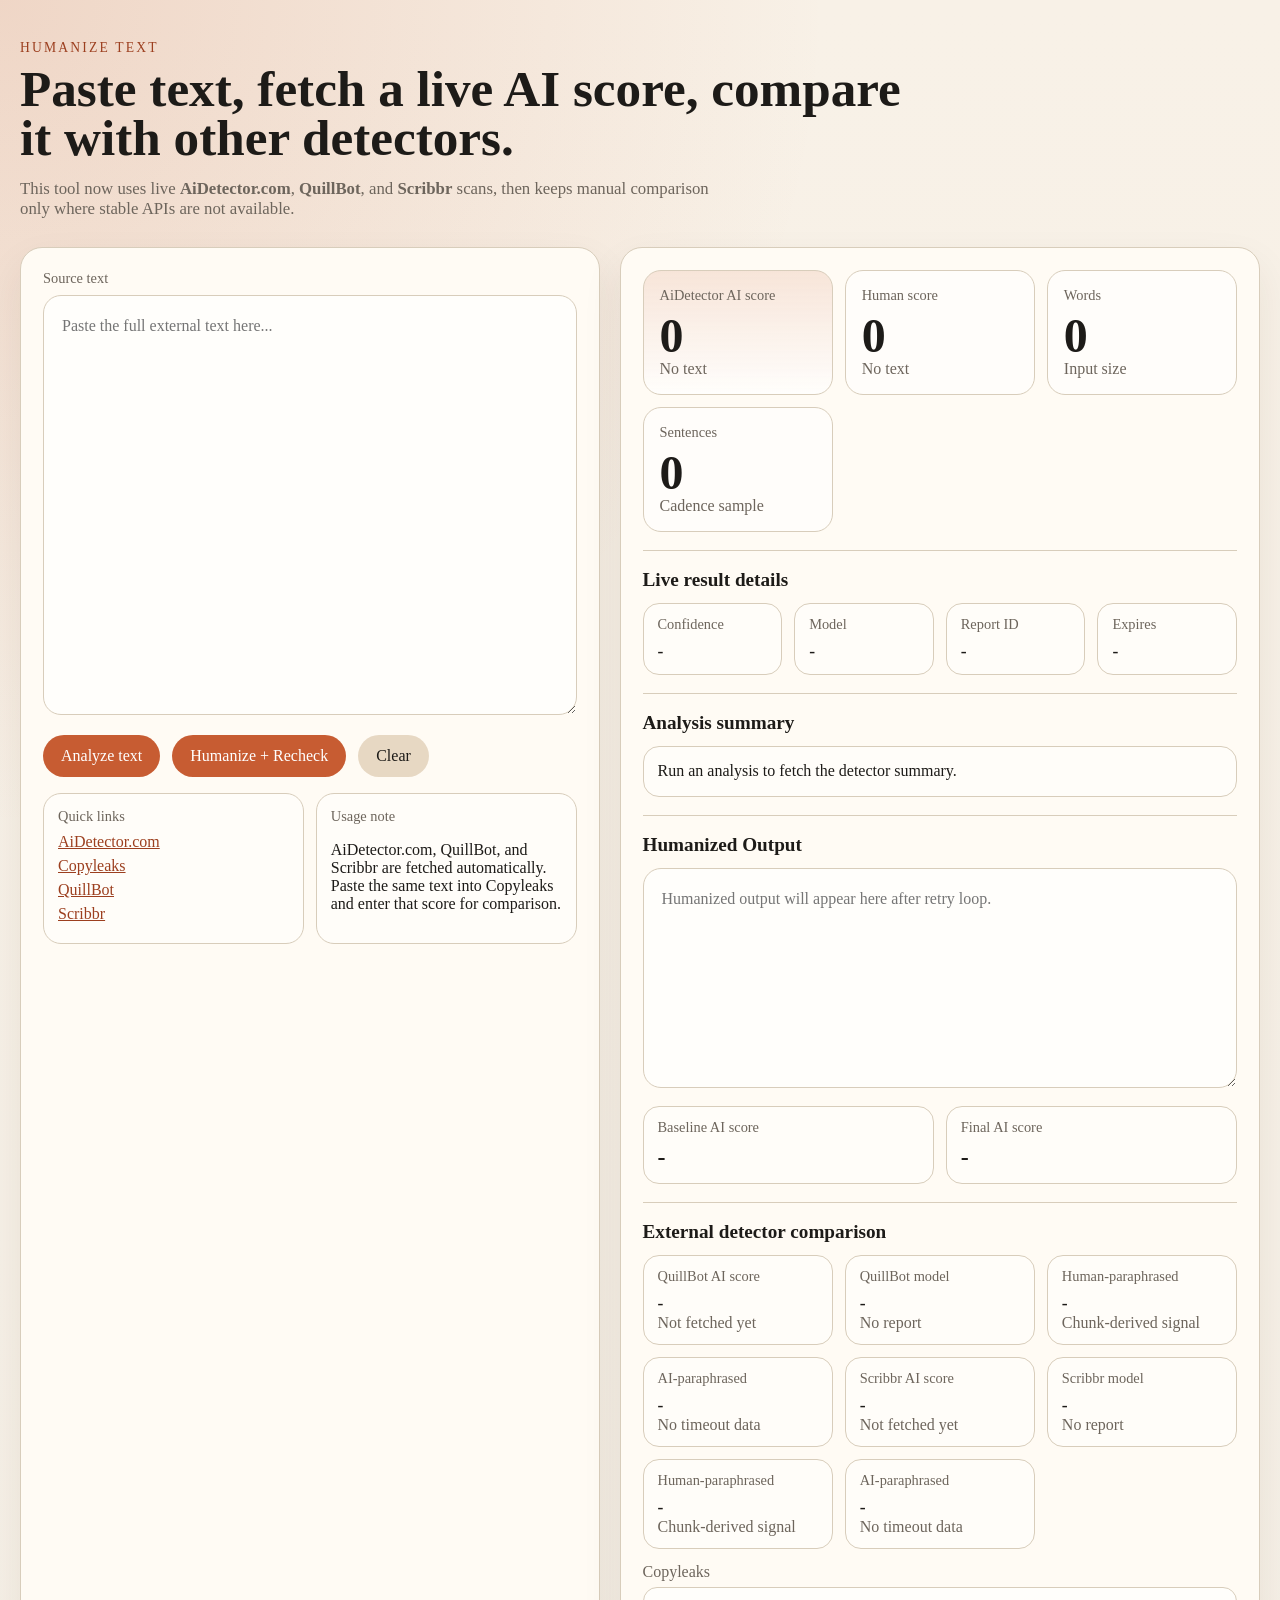
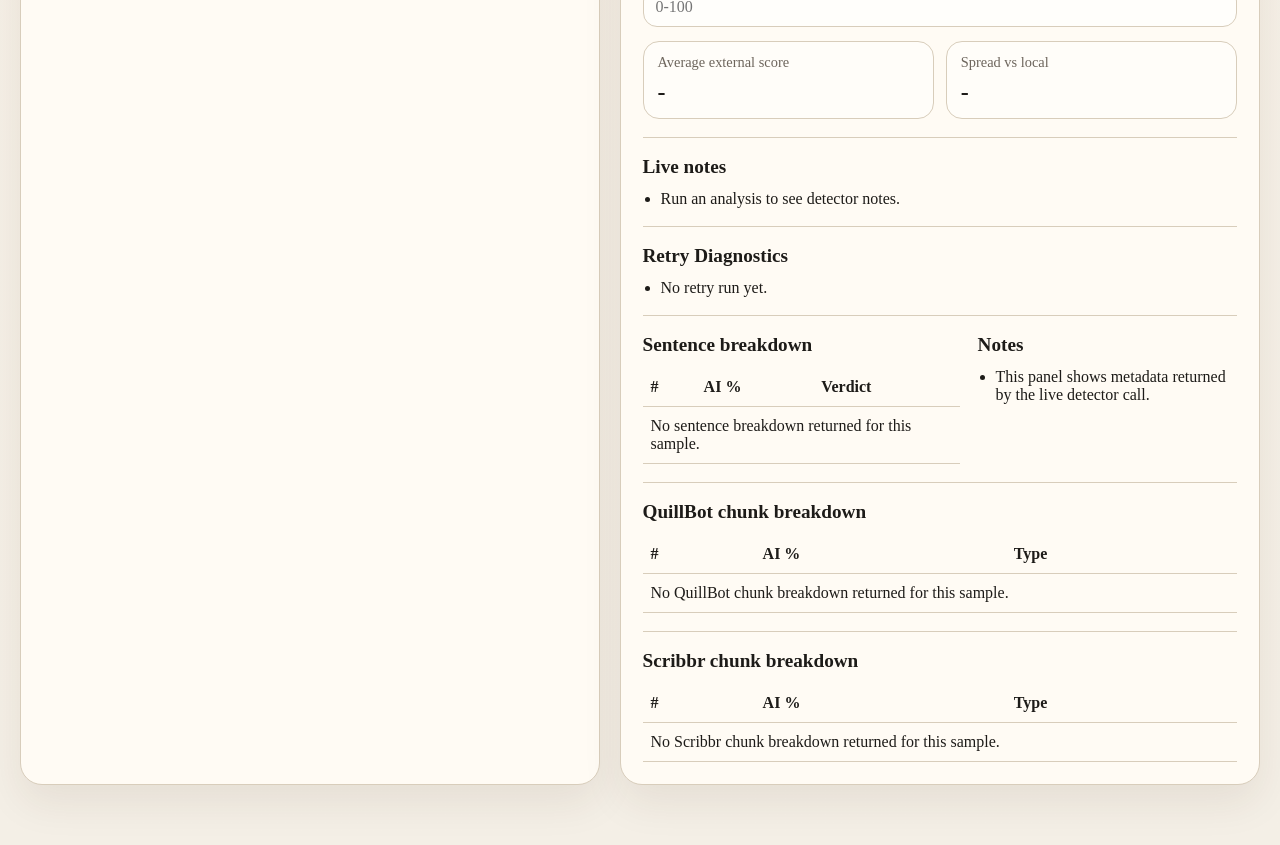
<file: productivity/humanize-text/ui/index.html>
<!doctype html>
<html lang="en">
  <head>
    <meta charset="utf-8" />
    <meta name="viewport" content="width=device-width, initial-scale=1" />
    <title>Humanize Text Detector</title>
    <link rel="stylesheet" href="./styles.css" />
  </head>
  <body>
    <main class="page">
      <section class="hero">
        <p class="eyebrow">Humanize Text</p>
        <h1>Paste text, fetch a live AI score, compare it with other detectors.</h1>
        <p class="lede">
          This tool now uses live <strong>AiDetector.com</strong>, <strong>QuillBot</strong>, and
          <strong>Scribbr</strong> scans, then keeps manual comparison only where stable APIs are
          not available.
        </p>
      </section>

      <section class="layout">
        <div class="panel input-panel">
          <label class="label" for="sourceText">Source text</label>
          <textarea
            id="sourceText"
            placeholder="Paste the full external text here..."
          ></textarea>

          <div class="actions">
            <button id="analyzeButton" type="button">Analyze text</button>
            <button id="humanizeButton" type="button">Humanize + Recheck</button>
            <button id="clearButton" type="button" class="secondary">Clear</button>
          </div>

          <div class="helper-grid">
            <div class="helper-card">
              <span class="helper-title">Quick links</span>
              <a href="https://aidetector.com/" target="_blank" rel="noreferrer">AiDetector.com</a>
              <a href="https://copyleaks.com/ai-content-detector" target="_blank" rel="noreferrer">Copyleaks</a>
              <a href="https://quillbot.com/ai-content-detector" target="_blank" rel="noreferrer">QuillBot</a>
              <a href="https://www.scribbr.com/ai-detector/" target="_blank" rel="noreferrer">Scribbr</a>
            </div>
            <div class="helper-card">
              <span class="helper-title">Usage note</span>
              <p>
                AiDetector.com, QuillBot, and Scribbr are fetched automatically. Paste the same
                text into Copyleaks and enter that score for comparison.
              </p>
            </div>
          </div>
        </div>

        <div class="panel results-panel">
          <div class="score-row">
            <div class="score-card primary">
              <span class="score-label">AiDetector AI score</span>
              <strong id="localScore">0</strong>
              <span id="localVerdict" class="score-subtitle">No text</span>
            </div>
            <div class="score-card">
              <span class="score-label">Human score</span>
              <strong id="confidenceScore">0</strong>
              <span id="confidenceLabel" class="score-subtitle">No text</span>
            </div>
            <div class="score-card">
              <span class="score-label">Words</span>
              <strong id="wordCount">0</strong>
              <span class="score-subtitle">Input size</span>
            </div>
            <div class="score-card">
              <span class="score-label">Sentences</span>
              <strong id="sentenceCount">0</strong>
              <span class="score-subtitle">Cadence sample</span>
            </div>
          </div>

          <div class="panel-block">
            <h2>Live result details</h2>
            <div class="meta-grid">
              <div class="meta-card">
                <span class="score-label">Confidence</span>
                <strong id="liveConfidence">-</strong>
              </div>
              <div class="meta-card">
                <span class="score-label">Model</span>
                <strong id="modelUsed">-</strong>
              </div>
              <div class="meta-card">
                <span class="score-label">Report ID</span>
                <strong id="reportId">-</strong>
              </div>
              <div class="meta-card">
                <span class="score-label">Expires</span>
                <strong id="expiresAt">-</strong>
              </div>
            </div>
          </div>

          <div class="panel-block">
            <h2>Analysis summary</h2>
            <div id="summaryText" class="summary-card">
              Run an analysis to fetch the detector summary.
            </div>
          </div>

          <div class="panel-block">
            <h2>Humanized Output</h2>
            <textarea id="humanizedText" readonly placeholder="Humanized output will appear here after retry loop."></textarea>
            <div class="comparison-summary">
              <div>
                <span class="score-label">Baseline AI score</span>
                <strong id="baselineScore">-</strong>
              </div>
              <div>
                <span class="score-label">Final AI score</span>
                <strong id="finalScore">-</strong>
              </div>
            </div>
          </div>

          <div class="panel-block">
            <h2>External detector comparison</h2>
            <div class="live-compare-grid">
              <div class="meta-card">
                <span class="score-label">QuillBot AI score</span>
                <strong id="quillbotLiveScore">-</strong>
                <span id="quillbotVerdict" class="score-subtitle">Not fetched yet</span>
              </div>
              <div class="meta-card">
                <span class="score-label">QuillBot model</span>
                <strong id="quillbotModel">-</strong>
                <span id="quillbotReportId" class="score-subtitle">No report</span>
              </div>
              <div class="meta-card">
                <span class="score-label">Human-paraphrased</span>
                <strong id="quillbotHumanParaphrased">-</strong>
                <span class="score-subtitle">Chunk-derived signal</span>
              </div>
              <div class="meta-card">
                <span class="score-label">AI-paraphrased</span>
                <strong id="quillbotAiParaphrased">-</strong>
                <span id="quillbotTimeout" class="score-subtitle">No timeout data</span>
              </div>
              <div class="meta-card">
                <span class="score-label">Scribbr AI score</span>
                <strong id="scribbrLiveScore">-</strong>
                <span id="scribbrVerdict" class="score-subtitle">Not fetched yet</span>
              </div>
              <div class="meta-card">
                <span class="score-label">Scribbr model</span>
                <strong id="scribbrModel">-</strong>
                <span id="scribbrReportId" class="score-subtitle">No report</span>
              </div>
              <div class="meta-card">
                <span class="score-label">Human-paraphrased</span>
                <strong id="scribbrHumanParaphrased">-</strong>
                <span class="score-subtitle">Chunk-derived signal</span>
              </div>
              <div class="meta-card">
                <span class="score-label">AI-paraphrased</span>
                <strong id="scribbrAiParaphrased">-</strong>
                <span id="scribbrTimeout" class="score-subtitle">No timeout data</span>
              </div>
            </div>
            <div class="external-grid">
              <label>
                <span>Copyleaks</span>
                <input id="copyleaksScore" type="number" min="0" max="100" placeholder="0-100" />
              </label>
            </div>
            <div class="comparison-summary">
              <div>
                <span class="score-label">Average external score</span>
                <strong id="externalAverage">-</strong>
              </div>
              <div>
                <span class="score-label">Spread vs local</span>
                <strong id="scoreSpread">-</strong>
              </div>
            </div>
          </div>

          <div class="panel-block">
            <h2>Live notes</h2>
            <ul id="highlights" class="signal-list">
              <li>Run an analysis to see detector notes.</li>
            </ul>
          </div>

          <div class="panel-block">
            <h2>Retry Diagnostics</h2>
            <ul id="retryLog" class="note-list">
              <li>No retry run yet.</li>
            </ul>
          </div>

          <div class="panel-block two-column">
            <div>
              <h2>Sentence breakdown</h2>
              <table>
                <thead>
                  <tr>
                    <th>#</th>
                    <th>AI %</th>
                    <th>Verdict</th>
                  </tr>
                </thead>
                <tbody id="patternTable">
                  <tr>
                    <td colspan="3">No analysis yet.</td>
                  </tr>
                </tbody>
              </table>
            </div>
            <div>
              <h2>Notes</h2>
              <ul id="notes" class="note-list">
                <li>This panel shows metadata returned by the live detector call.</li>
              </ul>
            </div>
          </div>

          <div class="panel-block">
            <h2>QuillBot chunk breakdown</h2>
            <table>
              <thead>
                <tr>
                  <th>#</th>
                  <th>AI %</th>
                  <th>Type</th>
                </tr>
              </thead>
              <tbody id="quillbotTable">
                <tr>
                  <td colspan="3">No QuillBot analysis yet.</td>
                </tr>
              </tbody>
            </table>
          </div>

          <div class="panel-block">
            <h2>Scribbr chunk breakdown</h2>
            <table>
              <thead>
                <tr>
                  <th>#</th>
                  <th>AI %</th>
                  <th>Type</th>
                </tr>
              </thead>
              <tbody id="scribbrTable">
                <tr>
                  <td colspan="3">No Scribbr analysis yet.</td>
                </tr>
              </tbody>
            </table>
          </div>
        </div>
      </section>
    </main>

    <script src="./app.js" type="module"></script>
  </body>
</html>
</file>
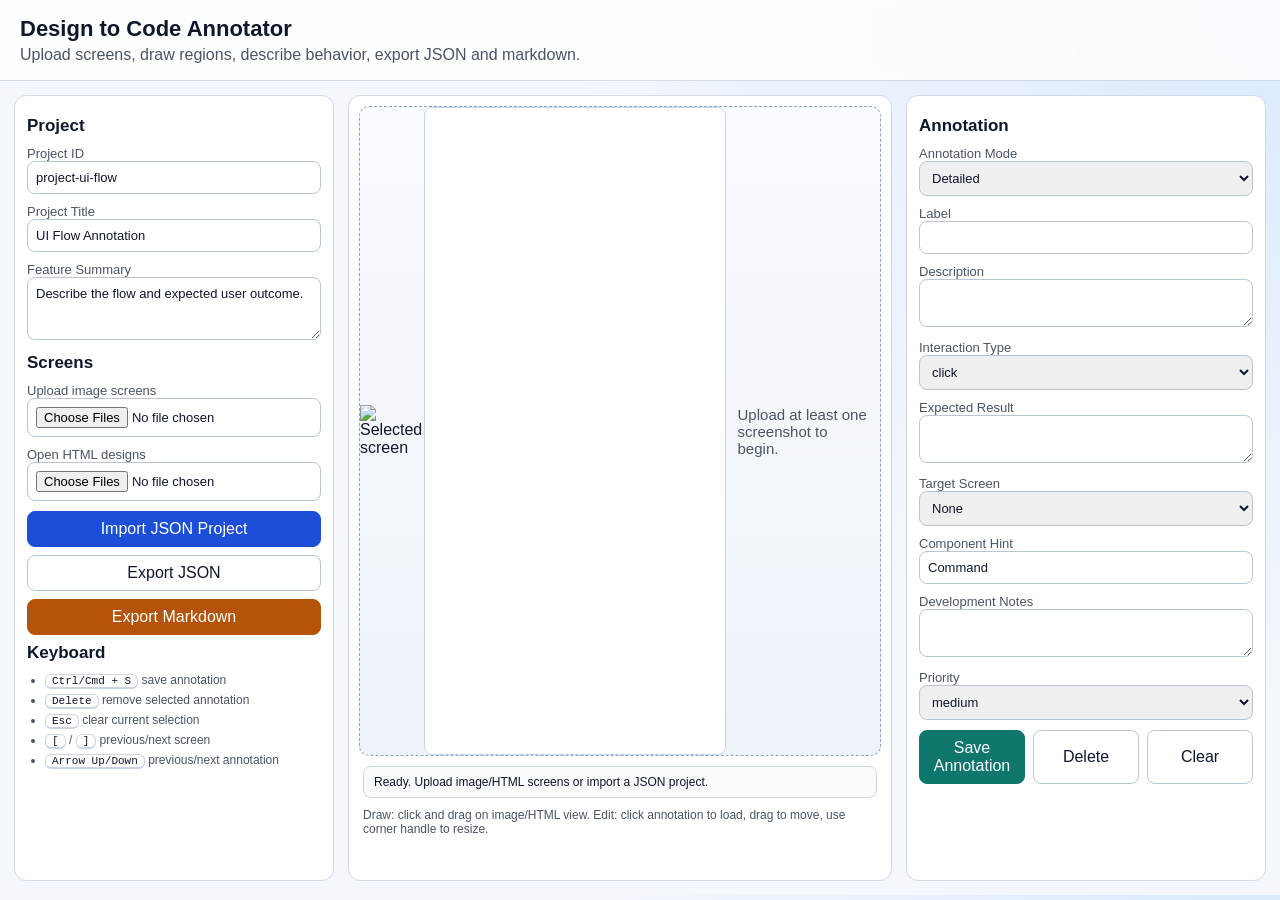
<file: designing/design-to-code-annotator/assets/annotation-tool/index.html>
<!doctype html>
<html lang="en">
<head>
  <meta charset="utf-8">
  <meta name="viewport" content="width=device-width, initial-scale=1">
  <title>Design to Code Annotator</title>
  <link rel="stylesheet" href="styles.css">
</head>
<body>
  <header class="topbar">
    <h1>Design to Code Annotator</h1>
    <p>Upload screens, draw regions, describe behavior, export JSON and markdown.</p>
  </header>

  <main class="layout">
    <aside class="panel left">
      <section>
        <h2>Project</h2>
        <label>Project ID <input id="projectId" value="project-ui-flow"></label>
        <label>Project Title <input id="projectTitle" value="UI Flow Annotation"></label>
        <label>Feature Summary <textarea id="featureSummary" rows="3">Describe the flow and expected user outcome.</textarea></label>
      </section>

      <section>
        <h2>Screens</h2>
        <label>Upload image screens <input id="uploadScreens" type="file" accept="image/*" multiple></label>
        <label>Open HTML designs <input id="uploadHtmlDesigns" type="file" accept=".html,.htm,text/html" multiple></label>
        <div id="screenList" class="screen-list"></div>
      </section>

      <section class="actions">
        <input id="importProjectInput" type="file" accept="application/json,.json" hidden>
        <button id="importProjectBtn" type="button">Import JSON Project</button>
        <button id="exportJsonBtn" type="button">Export JSON</button>
        <button id="exportMdBtn" type="button">Export Markdown</button>
      </section>

      <section>
        <h2>Keyboard</h2>
        <ul class="shortcut-list">
          <li><kbd>Ctrl/Cmd + S</kbd> save annotation</li>
          <li><kbd>Delete</kbd> remove selected annotation</li>
          <li><kbd>Esc</kbd> clear current selection</li>
          <li><kbd>[</kbd> / <kbd>]</kbd> previous/next screen</li>
          <li><kbd>Arrow Up/Down</kbd> previous/next annotation</li>
        </ul>
      </section>
    </aside>

    <section class="workspace">
      <div id="stage" class="stage">
        <img id="screenImage" alt="Selected screen">
        <iframe id="screenFrame" title="Selected HTML design" class="hidden"></iframe>
        <div id="overlayLayer" class="overlay-layer"></div>
        <div id="draftRect" class="draft-rect hidden"></div>
        <div id="emptyState" class="empty">Upload at least one screenshot to begin.</div>
      </div>
      <p id="statusBar" class="status" data-level="info">Ready. Upload screens or import a JSON project.</p>
      <p class="hint">Draw: click and drag on image/HTML view. Edit: click annotation to load, drag to move, use corner handle to resize.</p>
    </section>

    <aside class="panel right">
      <h2>Annotation</h2>
      <div class="annotation-mode-switch">
        <label>Annotation Mode
          <select id="annotationMode">
            <option value="detailed" selected>Detailed</option>
            <option value="easy">Easy</option>
          </select>
        </label>
      </div>
      <form id="annotationForm">
        <input id="annotationId" type="hidden">
        <div id="easyFields" class="hidden">
          <label>Command (Title) <input id="easyCommand" required></label>
          <label>Detail <textarea id="easyDetail" rows="4" required></textarea></label>
        </div>
        <div id="detailedFields">
          <label>Label <input id="label" required></label>
          <label>Description <textarea id="description" rows="2" required></textarea></label>
          <label>Interaction Type
            <select id="interactionType" required>
              <option value="click">click</option>
              <option value="tap">tap</option>
              <option value="input">input</option>
              <option value="hover">hover</option>
              <option value="scroll">scroll</option>
              <option value="view">view</option>
              <option value="submit">submit</option>
              <option value="navigate">navigate</option>
              <option value="custom">custom</option>
            </select>
          </label>
          <label>Expected Result <textarea id="expectedResult" rows="2" required></textarea></label>
          <label>Target Screen
            <select id="targetScreenId">
              <option value="">None</option>
            </select>
          </label>
          <label>Component Hint <input id="componentHint" required></label>
          <label>Development Notes <textarea id="developmentNotes" rows="2" required></textarea></label>
          <label>Priority
            <select id="priority" required>
              <option value="high">high</option>
              <option value="medium" selected>medium</option>
              <option value="low">low</option>
            </select>
          </label>
        </div>
        <div class="form-actions">
          <button type="submit" id="saveBtn">Save Annotation</button>
          <button type="button" id="deleteBtn" disabled>Delete</button>
          <button type="button" id="clearBtn">Clear</button>
        </div>
      </form>
    </aside>
  </main>

  <script type="module" src="app.js"></script>
</body>
</html>
</file>
<file: productivity/humanize-text/ui/styles.css>
:root {
  --bg: #f4efe6;
  --paper: #fffaf2;
  --ink: #1d1b18;
  --muted: #6d655c;
  --line: #d8cdbb;
  --accent: #c75c32;
  --accent-strong: #9c3f1f;
  --soft: #efe0ca;
  --shadow: 0 18px 40px rgba(63, 34, 17, 0.08);
  --radius: 22px;
}

* {
  box-sizing: border-box;
}

body {
  margin: 0;
  font-family: Georgia, "Times New Roman", serif;
  background:
    radial-gradient(circle at top left, rgba(199, 92, 50, 0.18), transparent 30%),
    linear-gradient(180deg, #f8f1e7 0%, var(--bg) 100%);
  color: var(--ink);
}

.page {
  max-width: 1360px;
  margin: 0 auto;
  padding: 40px 20px 60px;
}

.hero {
  margin-bottom: 28px;
}

.eyebrow {
  margin: 0 0 8px;
  font-size: 0.85rem;
  letter-spacing: 0.16em;
  text-transform: uppercase;
  color: var(--accent-strong);
}

.hero h1 {
  margin: 0;
  max-width: 900px;
  font-size: clamp(2rem, 4vw, 4rem);
  line-height: 0.96;
}

.lede {
  max-width: 720px;
  color: var(--muted);
  font-size: 1.05rem;
}

.layout {
  display: grid;
  grid-template-columns: minmax(320px, 0.95fr) minmax(360px, 1.05fr);
  gap: 20px;
}

.panel {
  background: color-mix(in srgb, var(--paper) 88%, white 12%);
  border: 1px solid var(--line);
  border-radius: var(--radius);
  box-shadow: var(--shadow);
  padding: 22px;
}

.label,
.score-label,
.helper-title {
  display: block;
  margin-bottom: 8px;
  font-size: 0.9rem;
  color: var(--muted);
}

textarea {
  width: 100%;
  min-height: 420px;
  resize: vertical;
  border: 1px solid var(--line);
  border-radius: 18px;
  padding: 18px;
  background: #fffefb;
  color: var(--ink);
  font: inherit;
  line-height: 1.55;
}

#humanizedText {
  min-height: 220px;
}

.actions {
  display: flex;
  gap: 12px;
  margin-top: 16px;
}

button {
  border: 0;
  border-radius: 999px;
  padding: 12px 18px;
  background: var(--accent);
  color: white;
  cursor: pointer;
  font: inherit;
}

button.secondary {
  background: #e7d8c3;
  color: var(--ink);
}

.helper-grid {
  display: grid;
  grid-template-columns: repeat(2, minmax(0, 1fr));
  gap: 12px;
  margin-top: 16px;
}

.helper-card {
  border: 1px solid var(--line);
  border-radius: 18px;
  padding: 14px;
  background: rgba(255, 255, 255, 0.45);
}

.helper-card a {
  display: block;
  margin-bottom: 6px;
  color: var(--accent-strong);
}

.score-row {
  display: grid;
  grid-template-columns: repeat(3, minmax(0, 1fr));
  gap: 12px;
}

.score-card {
  border: 1px solid var(--line);
  border-radius: 18px;
  padding: 16px;
  background: rgba(255, 255, 255, 0.55);
}

.score-card.primary {
  background: linear-gradient(180deg, rgba(199, 92, 50, 0.14), rgba(255, 255, 255, 0.7));
}

.score-card strong {
  display: block;
  font-size: clamp(2rem, 4vw, 3rem);
  line-height: 1;
}

.score-subtitle {
  color: var(--muted);
}

.panel-block {
  margin-top: 18px;
  padding-top: 18px;
  border-top: 1px solid var(--line);
}

.panel-block h2 {
  margin: 0 0 12px;
  font-size: 1.2rem;
}

.external-grid {
  display: grid;
  grid-template-columns: repeat(auto-fit, minmax(180px, 1fr));
  gap: 12px;
}

.external-grid label {
  display: block;
}

.external-grid span {
  display: block;
  margin-bottom: 6px;
  color: var(--muted);
}

input[type="number"] {
  width: 100%;
  border: 1px solid var(--line);
  border-radius: 14px;
  padding: 10px 12px;
  font: inherit;
  background: #fffefb;
}

.comparison-summary {
  display: grid;
  grid-template-columns: repeat(2, minmax(0, 1fr));
  gap: 12px;
  margin-top: 14px;
}

.comparison-summary div {
  border: 1px solid var(--line);
  border-radius: 16px;
  padding: 12px 14px;
  background: rgba(255, 255, 255, 0.45);
}

.comparison-summary strong {
  display: block;
  font-size: 1.5rem;
}

.meta-grid {
  display: grid;
  grid-template-columns: repeat(4, minmax(0, 1fr));
  gap: 12px;
}

.live-compare-grid {
  display: grid;
  grid-template-columns: repeat(auto-fit, minmax(180px, 1fr));
  gap: 12px;
  margin-bottom: 14px;
}

.meta-card,
.summary-card {
  border: 1px solid var(--line);
  border-radius: 16px;
  padding: 12px 14px;
  background: rgba(255, 255, 255, 0.45);
}

.meta-card strong {
  display: block;
  font-size: 1.1rem;
  overflow-wrap: anywhere;
}

.summary-card {
  line-height: 1.55;
}

.signal-list,
.note-list {
  margin: 0;
  padding-left: 18px;
  color: var(--ink);
}

.signal-list li,
.note-list li {
  margin-bottom: 8px;
}

.two-column {
  display: grid;
  grid-template-columns: minmax(0, 1.1fr) minmax(0, 0.9fr);
  gap: 18px;
}

table {
  width: 100%;
  border-collapse: collapse;
}

th,
td {
  padding: 10px 8px;
  border-bottom: 1px solid var(--line);
  text-align: left;
}

@media (max-width: 980px) {
  .layout,
  .score-row,
  .external-grid,
  .two-column,
  .helper-grid,
  .comparison-summary,
  .meta-grid {
    grid-template-columns: 1fr;
  }

  textarea {
    min-height: 300px;
  }
}
</file>
<file: designing/design-to-code-annotator/assets/annotation-tool/styles.css>
:root {
  --bg: #f4f7fb;
  --card: #ffffff;
  --line: #d0d9e4;
  --ink: #0f172a;
  --muted: #4b5563;
  --accent: #0f766e;
  --accent-2: #b45309;
}

* {
  box-sizing: border-box;
}

body {
  margin: 0;
  font-family: "Segoe UI", Tahoma, sans-serif;
  color: var(--ink);
  background: radial-gradient(circle at top right, #dbeafe, #f4f7fb 45%);
}

.topbar {
  padding: 16px 20px;
  border-bottom: 1px solid var(--line);
  background: #ffffffcc;
  backdrop-filter: blur(4px);
}

.topbar h1 {
  margin: 0 0 4px;
  font-size: 22px;
}

.topbar p {
  margin: 0;
  color: var(--muted);
}

.layout {
  display: grid;
  grid-template-columns: 320px 1fr 360px;
  gap: 14px;
  padding: 14px;
  min-height: calc(100vh - 86px);
}

.panel {
  background: var(--card);
  border: 1px solid var(--line);
  border-radius: 12px;
  padding: 12px;
  overflow: auto;
}

.panel h2 {
  margin: 8px 0 10px;
  font-size: 17px;
}

.annotation-mode-switch {
  margin-bottom: 8px;
}

label {
  display: block;
  font-size: 13px;
  margin-bottom: 10px;
  color: var(--muted);
}

input, textarea, select, button {
  width: 100%;
  border: 1px solid #b9c5d3;
  border-radius: 8px;
  padding: 8px;
  font: inherit;
  color: var(--ink);
}

textarea {
  resize: vertical;
}

button {
  background: #ffffff;
  cursor: pointer;
}

button:hover {
  border-color: #8ca1bb;
}

.actions {
  display: grid;
  gap: 8px;
}

.actions button:nth-child(2) {
  background: var(--accent);
  color: #fff;
  border-color: var(--accent);
}

.actions button:last-child {
  background: var(--accent-2);
  color: #fff;
  border-color: var(--accent-2);
}

#importProjectBtn {
  background: #1d4ed8;
  color: #fff;
  border-color: #1d4ed8;
}

.workspace {
  background: var(--card);
  border: 1px solid var(--line);
  border-radius: 12px;
  padding: 10px;
  display: flex;
  flex-direction: column;
  min-height: 0;
}

.stage {
  position: relative;
  border: 1px dashed #8ba3bf;
  border-radius: 10px;
  background: linear-gradient(180deg, #f8fbff, #eef3f9);
  min-height: 460px;
  display: flex;
  align-items: center;
  justify-content: center;
  overflow: hidden;
}

.stage img,
.stage iframe {
  max-width: 100%;
  max-height: 72vh;
  display: block;
  user-select: none;
  pointer-events: none;
}

.stage iframe {
  width: min(100%, 1280px);
  height: min(72vh, 840px);
  border: 1px solid #cbd5e1;
  border-radius: 8px;
  background: #fff;
}

.overlay-layer {
  position: absolute;
  inset: 0;
}

.annotation-box {
  position: absolute;
  border: 2px solid #0284c7;
  background: #0ea5e933;
  color: #082f49;
  font-size: 11px;
  padding: 2px 4px;
  overflow: hidden;
  cursor: pointer;
}

.annotation-label {
  display: inline-block;
  max-width: calc(100% - 14px);
  white-space: nowrap;
  overflow: hidden;
  text-overflow: ellipsis;
}

.annotation-box.active {
  border-color: #be123c;
  background: #fb718533;
}

.annotation-resize-handle {
  position: absolute;
  right: -6px;
  bottom: -6px;
  width: 12px;
  height: 12px;
  border-radius: 50%;
  border: 1px solid #082f49;
  background: #ffffff;
  cursor: nwse-resize;
  padding: 0;
}

.draft-rect {
  position: absolute;
  border: 2px dashed #be123c;
  background: #fb718544;
}

.hidden {
  display: none;
}

.empty {
  color: var(--muted);
  font-size: 15px;
  padding: 12px;
}

.screen-list {
  display: grid;
  gap: 6px;
  max-height: 240px;
  overflow: auto;
}

.screen-item {
  padding: 8px;
  border: 1px solid var(--line);
  border-radius: 8px;
  cursor: pointer;
}

.screen-item.active {
  border-color: #0284c7;
  background: #eff6ff;
}

.form-actions {
  display: grid;
  gap: 8px;
  grid-template-columns: 1fr 1fr 1fr;
}

.form-actions button:first-child {
  background: var(--accent);
  color: #fff;
  border-color: var(--accent);
}

.hint {
  margin: 10px 4px 2px;
  color: var(--muted);
  font-size: 12px;
}

.status {
  margin: 10px 4px 0;
  padding: 8px 10px;
  border-radius: 8px;
  border: 1px solid #cbd5e1;
  background: #f8fafc;
  font-size: 12px;
}

.status[data-level="success"] {
  background: #ecfdf5;
  border-color: #6ee7b7;
  color: #065f46;
}

.status[data-level="warn"] {
  background: #fffbeb;
  border-color: #fcd34d;
  color: #92400e;
}

.status[data-level="error"] {
  background: #fef2f2;
  border-color: #fca5a5;
  color: #991b1b;
}

.shortcut-list {
  margin: 0;
  padding-left: 18px;
  display: grid;
  gap: 4px;
  color: var(--muted);
  font-size: 12px;
}

kbd {
  display: inline-block;
  border: 1px solid #cbd5e1;
  border-bottom-width: 2px;
  border-radius: 6px;
  background: #fff;
  padding: 0 6px;
  font-family: Consolas, "Courier New", monospace;
  font-size: 11px;
  color: #0f172a;
}

@media (max-width: 1100px) {
  .layout {
    grid-template-columns: 1fr;
  }

  .stage {
    min-height: 360px;
  }
}
</file>
